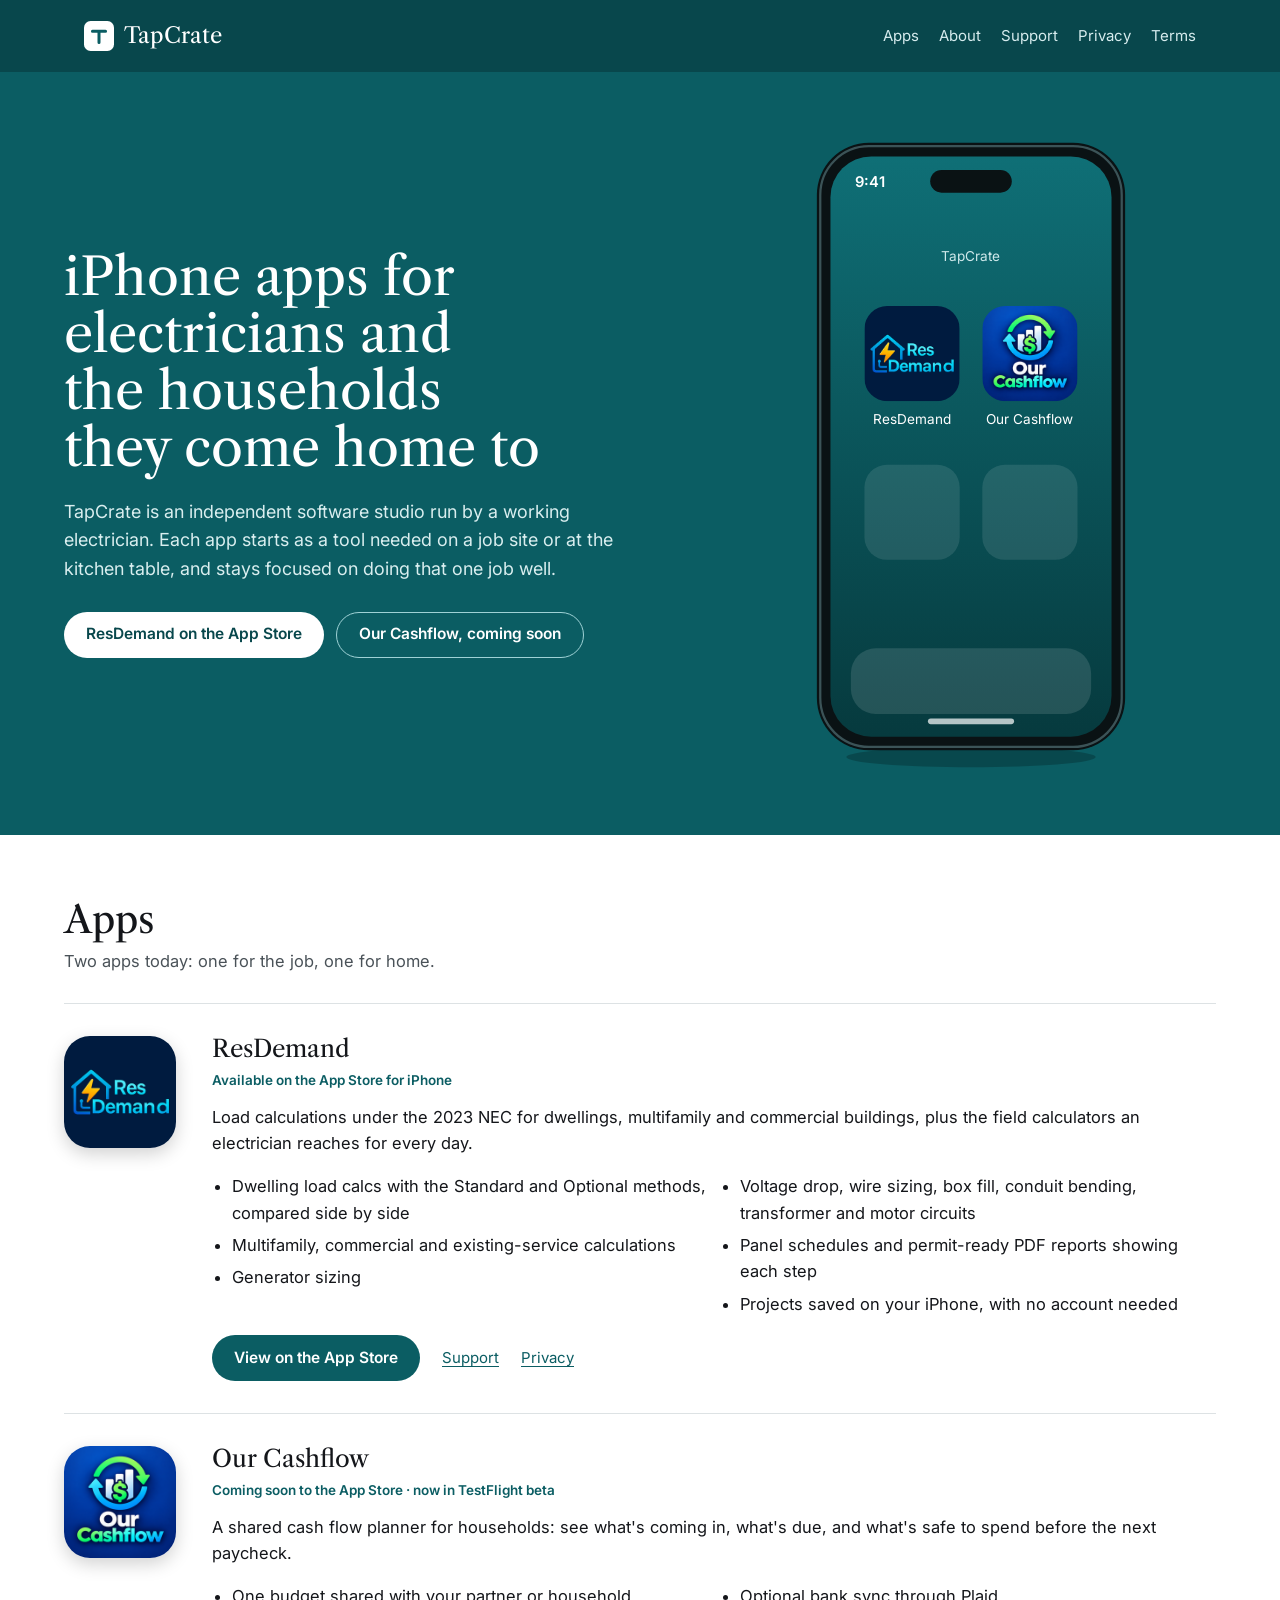
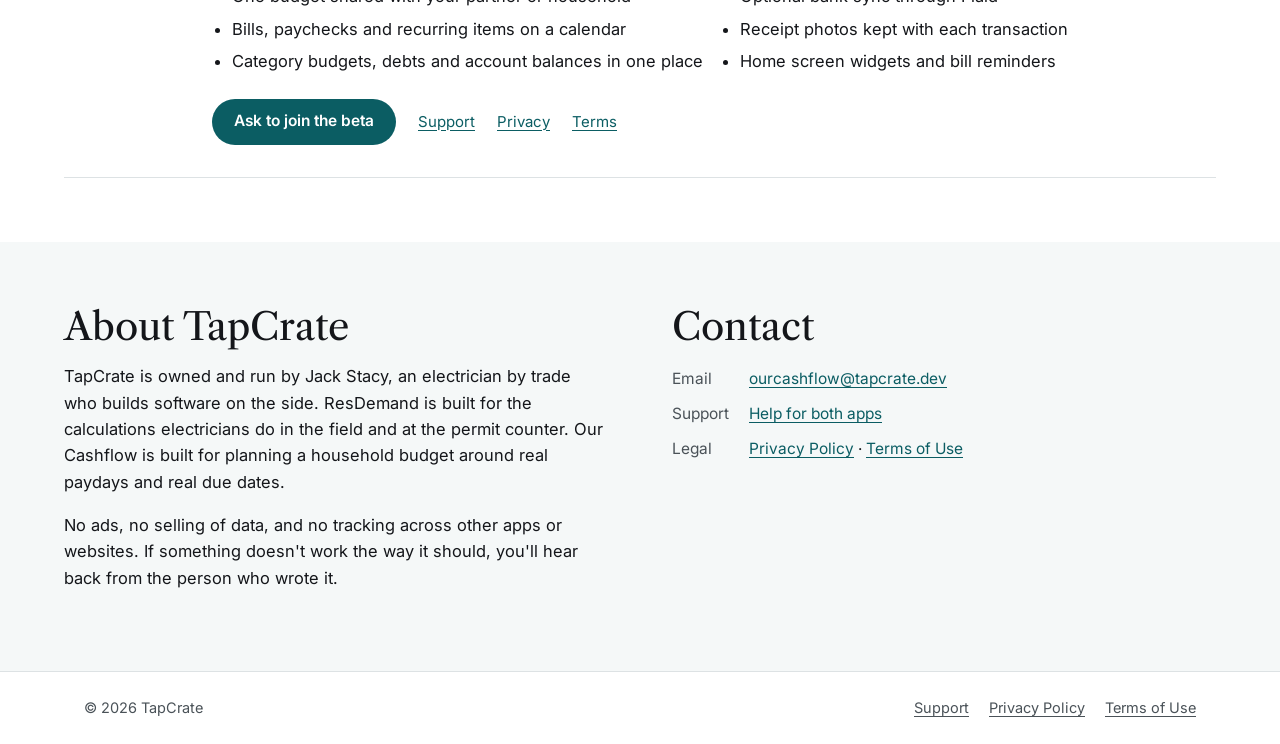
<file: index.html>
<!DOCTYPE html>
<html lang="en">
<head>
<meta charset="utf-8">
<meta name="viewport" content="width=device-width, initial-scale=1">
<title>TapCrate</title>
<meta name="description" content="TapCrate builds practical iPhone apps: ResDemand for NEC electrical load calculations, and Our Cashflow for household budgeting.">
<link rel="icon" href="data:image/svg+xml,%3Csvg xmlns='http://www.w3.org/2000/svg' viewBox='0 0 32 32'%3E%3Crect width='32' height='32' rx='7' fill='%230b5d63'/%3E%3Cpath d='M9 11h14M16 11v12' stroke='white' stroke-width='3.2' stroke-linecap='round'/%3E%3C/svg%3E">
<link rel="preconnect" href="https://fonts.googleapis.com"><link rel="preconnect" href="https://fonts.gstatic.com" crossorigin>
<link href="https://fonts.googleapis.com/css2?family=Inter:wght@400;600&family=Libre+Caslon+Text&display=swap" rel="stylesheet">
<link rel="stylesheet" href="style.css">
</head>
<body>
<header class="top"><div class="wrap">
  <a class="brand" href="index.html"><svg viewBox="0 0 32 32" aria-hidden="true"><rect width="32" height="32" rx="7" fill="#fff"/><path d="M9 11h14M16 11v12" stroke="#0b5d63" stroke-width="3.2" stroke-linecap="round"/></svg>TapCrate</a>
  <nav aria-label="Main"><a href="#apps">Apps</a><a href="#about">About</a><a href="support.html">Support</a><a href="privacy.html">Privacy</a><a href="terms.html">Terms</a></nav>
</div></header>

<main>
<section class="hero band"><div class="wrap">
  <div>
    <h1>iPhone apps for electricians and the households they come home to</h1>
    <p>TapCrate is an independent software studio run by a working electrician. Each app starts as a tool needed on a job site or at the kitchen table, and stays focused on doing that one job well.</p>
    <div class="btns">
      <a class="btn light" href="https://apps.apple.com/app/id6749251675">ResDemand on the App Store</a>
      <a class="btn line" href="#our-cashflow">Our Cashflow, coming soon</a>
    </div>
  </div>
  <svg class="phone" viewBox="0 0 300 560" role="img" aria-label="An iPhone showing the ResDemand and Our Cashflow app icons">
    <defs>
      <linearGradient id="scr" x1="0" y1="0" x2="0" y2="1"><stop offset="0" stop-color="#0f6f76"/><stop offset="1" stop-color="#063a3e"/></linearGradient>
      <clipPath id="i1"><rect x="56" y="150" width="84" height="84" rx="20"/></clipPath>
      <clipPath id="i2"><rect x="160" y="150" width="84" height="84" rx="20"/></clipPath>
    </defs>
    <ellipse cx="150" cy="548" rx="110" ry="9" fill="#000" opacity=".22"/>
    <rect x="14" y="6" width="272" height="536" rx="46" fill="#0a1214"/>
    <rect x="17" y="9" width="266" height="530" rx="43" fill="none" stroke="#3b5357" stroke-width="2"/>
    <rect x="26" y="18" width="248" height="512" rx="36" fill="url(#scr)"/>
    <rect x="114" y="30" width="72" height="20" rx="10" fill="#0a1214"/>
    <text x="48" y="45" fill="#fff" font-family="Inter,sans-serif" font-size="13" font-weight="600">9:41</text>
    <text x="150" y="110" fill="#cfe9eb" font-family="Inter,sans-serif" font-size="12" text-anchor="middle">TapCrate</text>
    <image href="img/resdemand.png" x="56" y="150" width="84" height="84" clip-path="url(#i1)"/>
    <image href="img/our-cashflow.png" x="160" y="150" width="84" height="84" clip-path="url(#i2)"/>
    <text x="98" y="254" fill="#fff" font-family="Inter,sans-serif" font-size="12" text-anchor="middle">ResDemand</text>
    <text x="202" y="254" fill="#fff" font-family="Inter,sans-serif" font-size="12" text-anchor="middle">Our Cashflow</text>
    <g fill="#ffffff" opacity=".1">
      <rect x="56" y="290" width="84" height="84" rx="20"/><rect x="160" y="290" width="84" height="84" rx="20"/>
    </g>
    <rect x="44" y="452" width="212" height="58" rx="22" fill="#ffffff" opacity=".12"/>
    <rect x="112" y="514" width="76" height="5" rx="2.5" fill="#fff" opacity=".7"/>
  </svg>
</div></section>

<section class="apps band" id="apps"><div class="wrap">
  <h2>Apps</h2>
  <p class="lede">Two apps today: one for the job, one for home.</p>

  <article class="app" id="resdemand">
    <img src="img/resdemand.png" alt="ResDemand app icon">
    <div>
      <h3>ResDemand</h3>
      <span class="status">Available on the App Store for iPhone</span>
      <p>Load calculations under the 2023 NEC for dwellings, multifamily and commercial buildings, plus the field calculators an electrician reaches for every day.</p>
      <ul>
        <li>Dwelling load calcs with the Standard and Optional methods, compared side by side</li>
        <li>Multifamily, commercial and existing-service calculations</li>
        <li>Generator sizing</li>
        <li>Voltage drop, wire sizing, box fill, conduit bending, transformer and motor circuits</li>
        <li>Panel schedules and permit-ready PDF reports showing each step</li>
        <li>Projects saved on your iPhone, with no account needed</li>
      </ul>
      <div class="links"><a class="btn solid" href="https://apps.apple.com/app/id6749251675">View on the App Store</a><a href="support.html#resdemand">Support</a><a href="privacy.html#resdemand">Privacy</a></div>
    </div>
  </article>

  <article class="app" id="our-cashflow">
    <img src="img/our-cashflow.png" alt="Our Cashflow app icon">
    <div>
      <h3>Our Cashflow</h3>
      <span class="status">Coming soon to the App Store · now in TestFlight beta</span>
      <p>A shared cash flow planner for households: see what's coming in, what's due, and what's safe to spend before the next paycheck.</p>
      <ul>
        <li>One budget shared with your partner or household</li>
        <li>Bills, paychecks and recurring items on a calendar</li>
        <li>Category budgets, debts and account balances in one place</li>
        <li>Optional bank sync through Plaid</li>
        <li>Receipt photos kept with each transaction</li>
        <li>Home screen widgets and bill reminders</li>
      </ul>
      <div class="links"><a class="btn solid" href="mailto:ourcashflow@tapcrate.dev?subject=Our%20Cashflow%20beta">Ask to join the beta</a><a href="https://ourcashflow.app/support/">Support</a><a href="https://ourcashflow.app/privacy/">Privacy</a><a href="https://ourcashflow.app/terms/">Terms</a></div>
    </div>
  </article>
</div></section>

<section class="about band" id="about"><div class="wrap split">
  <div>
    <h2>About TapCrate</h2>
    <p style="margin-top:16px">TapCrate is owned and run by Jack Stacy, an electrician by trade who builds software on the side. ResDemand is built for the calculations electricians do in the field and at the permit counter. Our Cashflow is built for planning a household budget around real paydays and real due dates.</p>
    <p>No ads, no selling of data, and no tracking across other apps or websites. If something doesn't work the way it should, you'll hear back from the person who wrote it.</p>
  </div>
  <div id="contact">
    <h2>Contact</h2>
    <dl class="facts" style="margin-top:20px">
      <dt>Email</dt><dd><a href="mailto:ourcashflow@tapcrate.dev">ourcashflow@tapcrate.dev</a></dd>
      <dt>Support</dt><dd><a href="support.html">Help for both apps</a></dd>
      <dt>Legal</dt><dd><a href="privacy.html">Privacy Policy</a> · <a href="terms.html">Terms of Use</a></dd>
    </dl>
  </div>
</div></section>
</main>

<footer><div class="wrap">
  <span>© 2026 TapCrate</span>
  <nav aria-label="Footer"><a href="support.html">Support</a><a href="privacy.html">Privacy Policy</a><a href="terms.html">Terms of Use</a></nav>
</div></footer>
</body>
</html>
</file>
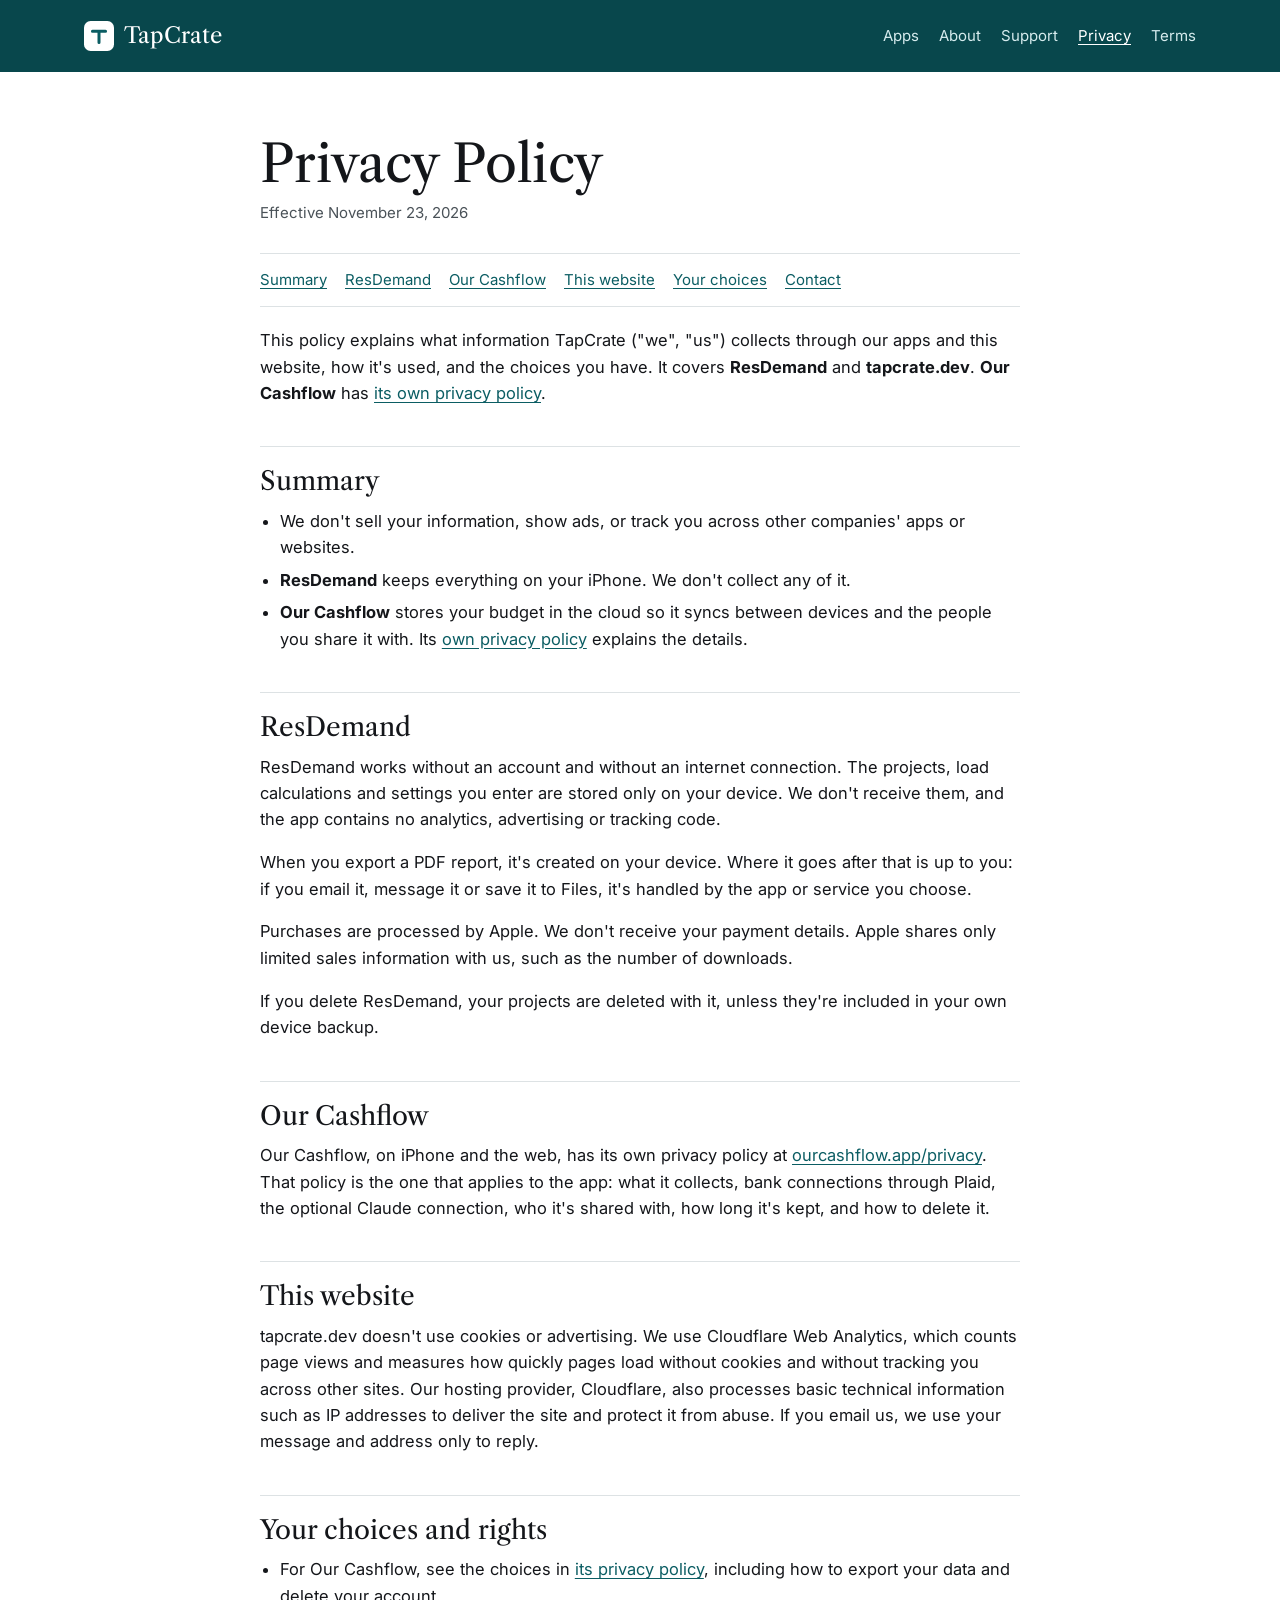
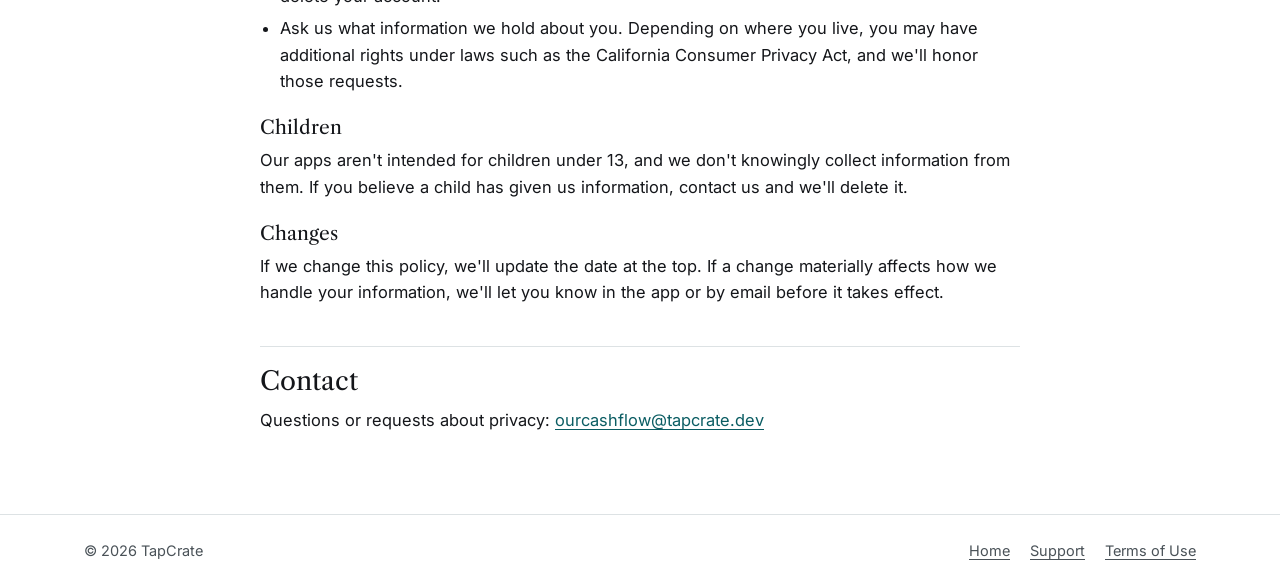
<file: privacy.html>
<!DOCTYPE html>
<html lang="en">
<head>
<meta charset="utf-8">
<meta name="viewport" content="width=device-width, initial-scale=1">
<title>Privacy Policy · TapCrate</title>
<link rel="icon" href="data:image/svg+xml,%3Csvg xmlns='http://www.w3.org/2000/svg' viewBox='0 0 32 32'%3E%3Crect width='32' height='32' rx='7' fill='%230b5d63'/%3E%3Cpath d='M9 11h14M16 11v12' stroke='white' stroke-width='3.2' stroke-linecap='round'/%3E%3C/svg%3E">
<link rel="preconnect" href="https://fonts.googleapis.com"><link rel="preconnect" href="https://fonts.gstatic.com" crossorigin>
<link href="https://fonts.googleapis.com/css2?family=Inter:wght@400;600&family=Libre+Caslon+Text&display=swap" rel="stylesheet">
<link rel="stylesheet" href="style.css">
</head>
<body>
<header class="top"><div class="wrap">
  <a class="brand" href="index.html"><svg viewBox="0 0 32 32" aria-hidden="true"><rect width="32" height="32" rx="7" fill="#fff"/><path d="M9 11h14M16 11v12" stroke="#0b5d63" stroke-width="3.2" stroke-linecap="round"/></svg>TapCrate</a>
  <nav aria-label="Main"><a href="index.html#apps">Apps</a><a href="index.html#about">About</a><a href="support.html">Support</a><a href="privacy.html" aria-current="page">Privacy</a><a href="terms.html">Terms</a></nav>
</div></header>

<main class="band"><article class="doc">
  <h1>Privacy Policy</h1>
  <p class="meta">Effective November 23, 2026</p>
  <nav class="toc" aria-label="On this page"><a href="#summary">Summary</a><a href="#resdemand">ResDemand</a><a href="#our-cashflow">Our Cashflow</a><a href="#website">This website</a><a href="#rights">Your choices</a><a href="#contact">Contact</a></nav>

  <p style="margin-top:20px">This policy explains what information TapCrate ("we", "us") collects through our apps and this website, how it's used, and the choices you have. It covers <strong>ResDemand</strong> and <strong>tapcrate.dev</strong>. <strong>Our Cashflow</strong> has <a href="https://ourcashflow.app/privacy/">its own privacy policy</a>.</p>

  <h2 id="summary">Summary</h2>
  <ul>
    <li>We don't sell your information, show ads, or track you across other companies' apps or websites.</li>
    <li><strong>ResDemand</strong> keeps everything on your iPhone. We don't collect any of it.</li>
    <li><strong>Our Cashflow</strong> stores your budget in the cloud so it syncs between devices and the people you share it with. Its <a href="https://ourcashflow.app/privacy/">own privacy policy</a> explains the details.</li>
  </ul>

  <h2 id="resdemand">ResDemand</h2>
  <p>ResDemand works without an account and without an internet connection. The projects, load calculations and settings you enter are stored only on your device. We don't receive them, and the app contains no analytics, advertising or tracking code.</p>
  <p>When you export a PDF report, it's created on your device. Where it goes after that is up to you: if you email it, message it or save it to Files, it's handled by the app or service you choose.</p>
  <p>Purchases are processed by Apple. We don't receive your payment details. Apple shares only limited sales information with us, such as the number of downloads.</p>
  <p>If you delete ResDemand, your projects are deleted with it, unless they're included in your own device backup.</p>

  <h2 id="our-cashflow">Our Cashflow</h2>
  <p>Our Cashflow, on iPhone and the web, has its own privacy policy at <a href="https://ourcashflow.app/privacy/">ourcashflow.app/privacy</a>. That policy is the one that applies to the app: what it collects, bank connections through Plaid, the optional Claude connection, who it's shared with, how long it's kept, and how to delete it.</p>

  <h2 id="website">This website</h2>
  <p>tapcrate.dev doesn't use cookies or advertising. We use Cloudflare Web Analytics, which counts page views and measures how quickly pages load without cookies and without tracking you across other sites. Our hosting provider, Cloudflare, also processes basic technical information such as IP addresses to deliver the site and protect it from abuse. If you email us, we use your message and address only to reply.</p>

  <h2 id="rights">Your choices and rights</h2>
  <ul>
    <li>For Our Cashflow, see the choices in <a href="https://ourcashflow.app/privacy/">its privacy policy</a>, including how to export your data and delete your account.</li>
    <li>Ask us what information we hold about you. Depending on where you live, you may have additional rights under laws such as the California Consumer Privacy Act, and we'll honor those requests.</li>
  </ul>

  <h3>Children</h3>
  <p>Our apps aren't intended for children under 13, and we don't knowingly collect information from them. If you believe a child has given us information, contact us and we'll delete it.</p>

  <h3>Changes</h3>
  <p>If we change this policy, we'll update the date at the top. If a change materially affects how we handle your information, we'll let you know in the app or by email before it takes effect.</p>

  <h2 id="contact">Contact</h2>
  <p>Questions or requests about privacy: <a href="mailto:ourcashflow@tapcrate.dev">ourcashflow@tapcrate.dev</a></p>
</article></main>

<footer><div class="wrap">
  <span>© 2026 TapCrate</span>
  <nav aria-label="Footer"><a href="index.html">Home</a><a href="support.html">Support</a><a href="terms.html">Terms of Use</a></nav>
</div></footer>
</body>
</html>
</file>
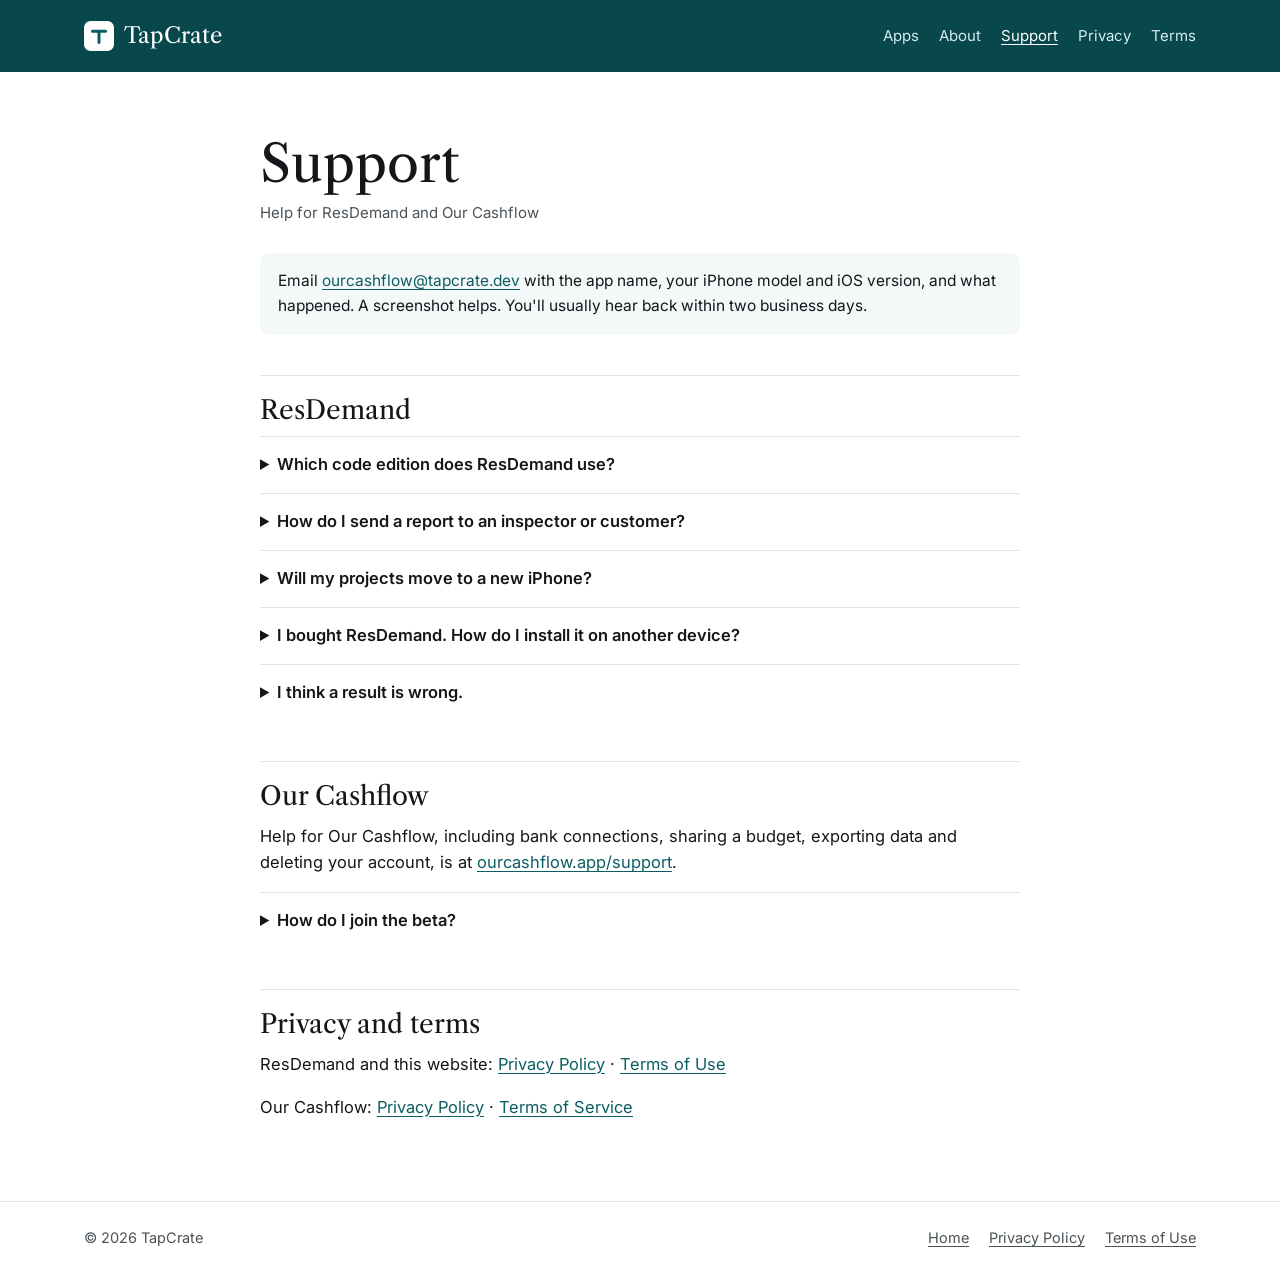
<file: support.html>
<!DOCTYPE html>
<html lang="en">
<head>
<meta charset="utf-8">
<meta name="viewport" content="width=device-width, initial-scale=1">
<title>Support · TapCrate</title>
<link rel="icon" href="data:image/svg+xml,%3Csvg xmlns='http://www.w3.org/2000/svg' viewBox='0 0 32 32'%3E%3Crect width='32' height='32' rx='7' fill='%230b5d63'/%3E%3Cpath d='M9 11h14M16 11v12' stroke='white' stroke-width='3.2' stroke-linecap='round'/%3E%3C/svg%3E">
<link rel="preconnect" href="https://fonts.googleapis.com"><link rel="preconnect" href="https://fonts.gstatic.com" crossorigin>
<link href="https://fonts.googleapis.com/css2?family=Inter:wght@400;600&family=Libre+Caslon+Text&display=swap" rel="stylesheet">
<link rel="stylesheet" href="style.css">
</head>
<body>
<header class="top"><div class="wrap">
  <a class="brand" href="index.html"><svg viewBox="0 0 32 32" aria-hidden="true"><rect width="32" height="32" rx="7" fill="#fff"/><path d="M9 11h14M16 11v12" stroke="#0b5d63" stroke-width="3.2" stroke-linecap="round"/></svg>TapCrate</a>
  <nav aria-label="Main"><a href="index.html#apps">Apps</a><a href="index.html#about">About</a><a href="support.html" aria-current="page">Support</a><a href="privacy.html">Privacy</a><a href="terms.html">Terms</a></nav>
</div></header>

<main class="band"><article class="doc">
  <h1>Support</h1>
  <p class="meta">Help for ResDemand and Our Cashflow</p>
  <div class="note">Email <a href="mailto:ourcashflow@tapcrate.dev">ourcashflow@tapcrate.dev</a> with the app name, your iPhone model and iOS version, and what happened. A screenshot helps. You'll usually hear back within two business days.</div>

  <h2 id="resdemand">ResDemand</h2>
  <details><summary>Which code edition does ResDemand use?</summary><p>Calculations follow the 2023 National Electrical Code, and each report shows the edition it was calculated with. Always check whether your jurisdiction has adopted that edition or made local amendments.</p></details>
  <details><summary>How do I send a report to an inspector or customer?</summary><p>Open a project's result and choose Share PDF. You can email it, message it, print it or save it to Files.</p></details>
  <details><summary>Will my projects move to a new iPhone?</summary><p>Projects are stored on your iPhone, not in an online account. They move with an iCloud or computer backup when you restore it to a new phone. If you delete the app, its projects are deleted too.</p></details>
  <details><summary>I bought ResDemand. How do I install it on another device?</summary><p>Sign in with the same Apple Account, open the App Store, tap your profile picture, then Purchased, and download ResDemand again at no charge.</p></details>
  <details><summary>I think a result is wrong.</summary><p>Email us the project's PDF report and the section of the code you're comparing against. Every report shows each step of the calculation, which makes it quick to track down.</p></details>

  <h2 id="our-cashflow">Our Cashflow</h2>
  <p>Help for Our Cashflow, including bank connections, sharing a budget, exporting data and deleting your account, is at <a href="https://ourcashflow.app/support/">ourcashflow.app/support</a>.</p>
  <details><summary>How do I join the beta?</summary><p>Our Cashflow is in TestFlight while we finish it for the App Store. Email us to ask for an invite, and install Apple's TestFlight app on your iPhone. You can also use it on the web at <a href="https://ourcashflow.app">ourcashflow.app</a>.</p></details>

  <h2>Privacy and terms</h2>
  <p>ResDemand and this website: <a href="privacy.html">Privacy Policy</a> · <a href="terms.html">Terms of Use</a></p>
  <p>Our Cashflow: <a href="https://ourcashflow.app/privacy/">Privacy Policy</a> · <a href="https://ourcashflow.app/terms/">Terms of Service</a></p>
</article></main>

<footer><div class="wrap">
  <span>© 2026 TapCrate</span>
  <nav aria-label="Footer"><a href="index.html">Home</a><a href="privacy.html">Privacy Policy</a><a href="terms.html">Terms of Use</a></nav>
</div></footer>
</body>
</html>
</file>
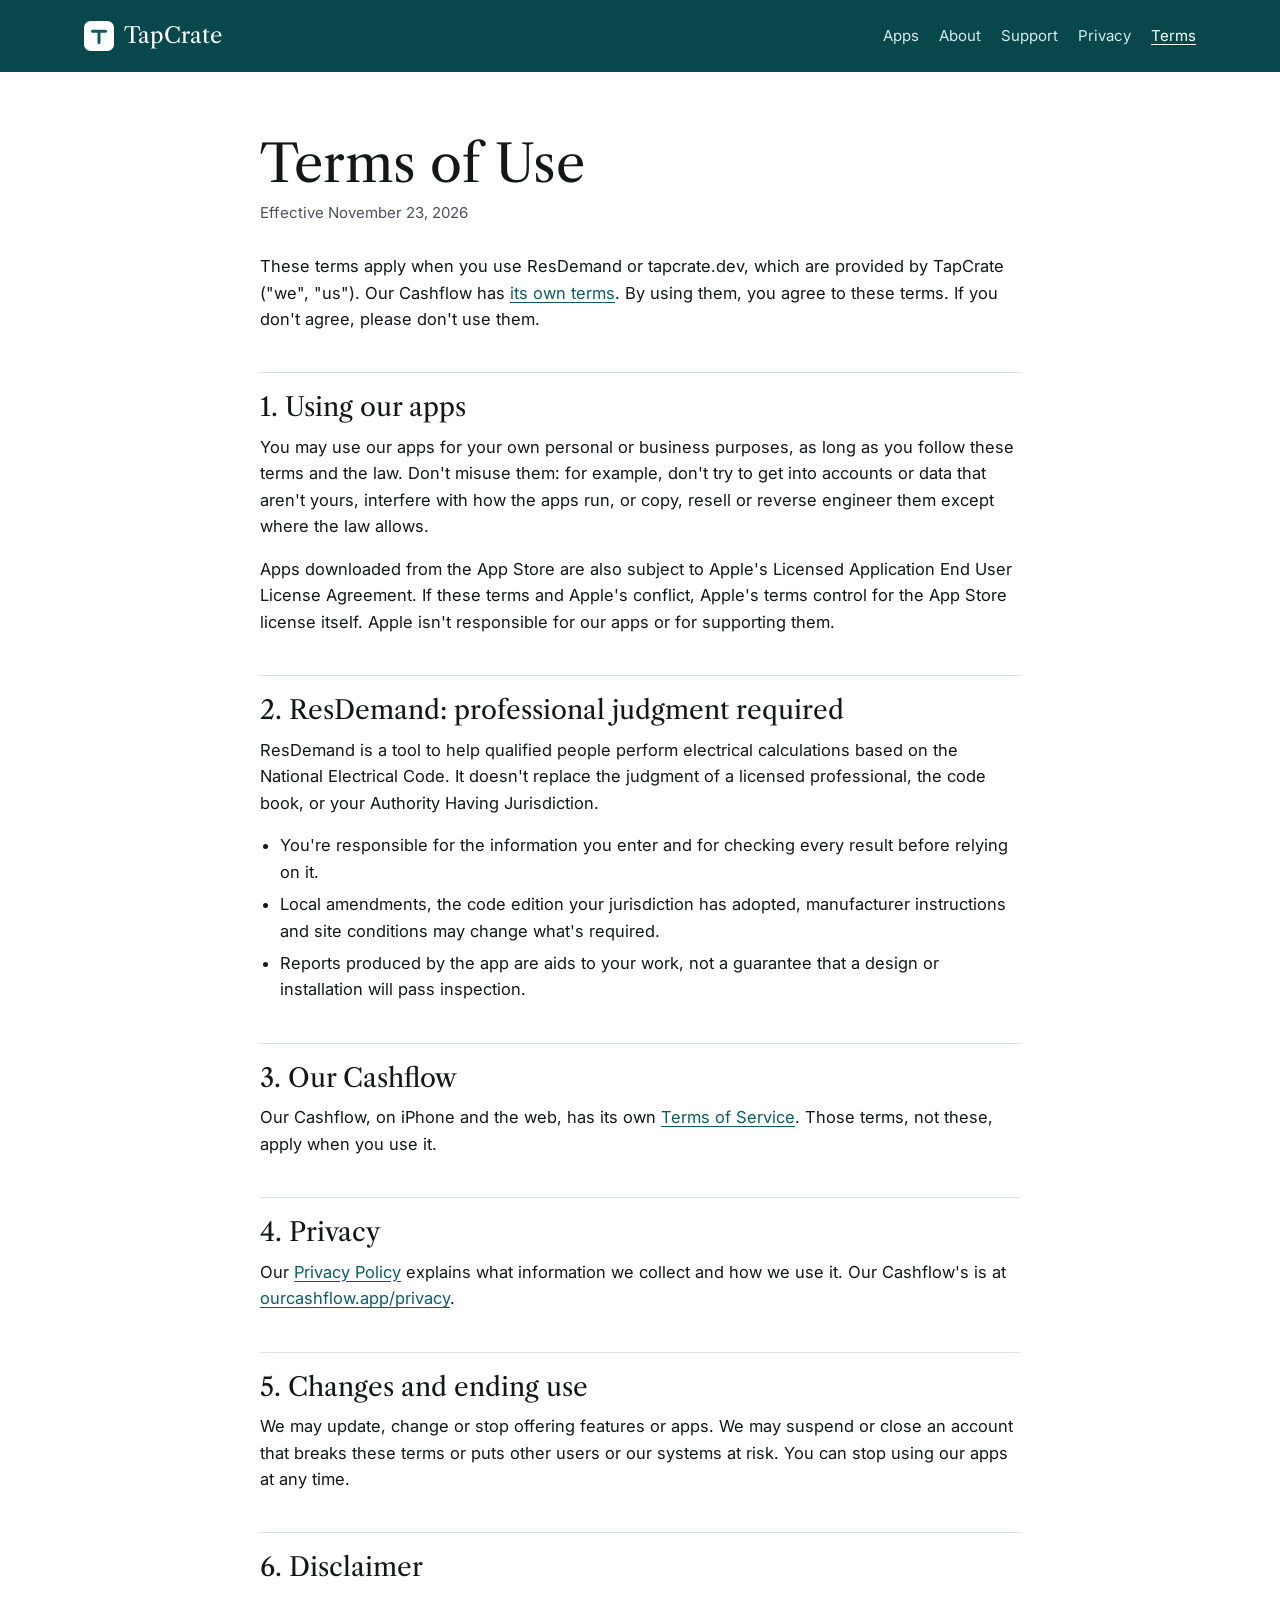
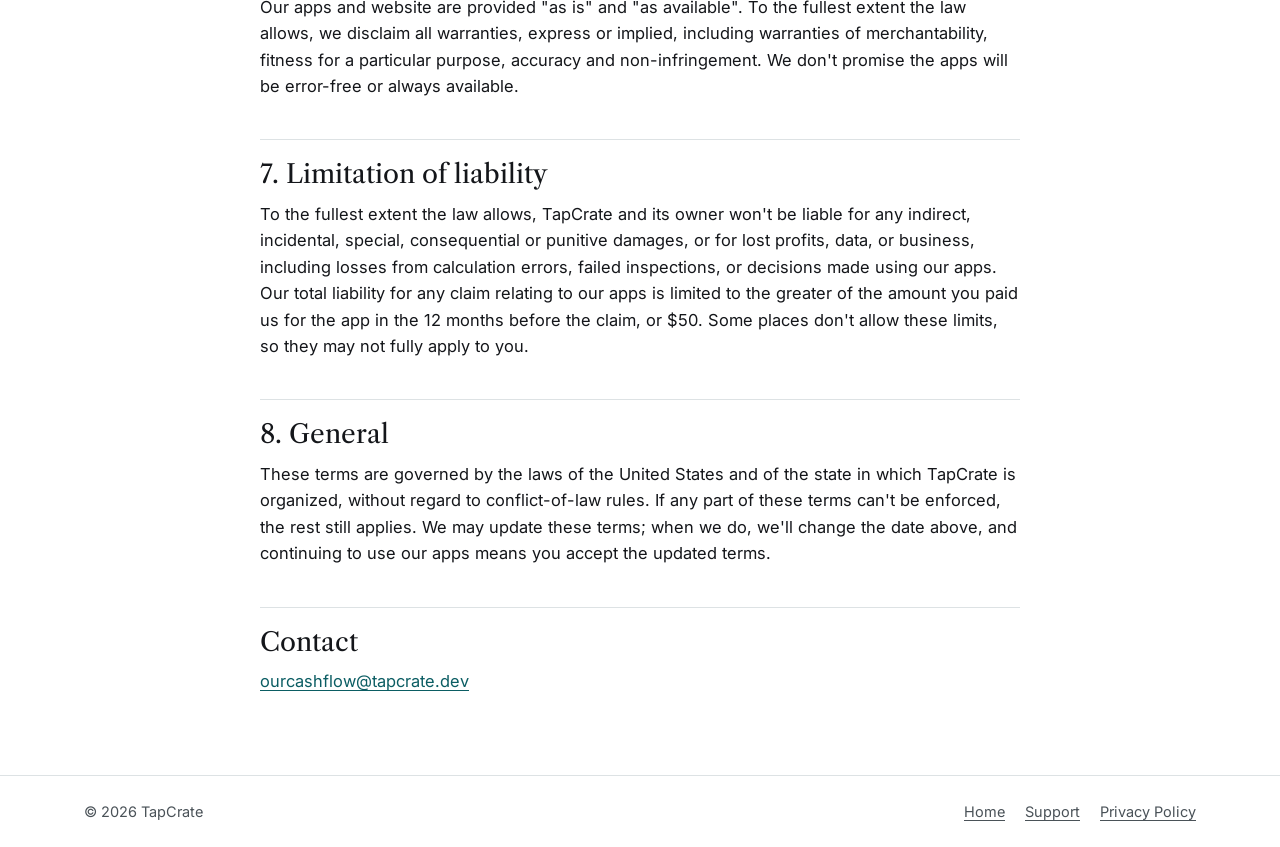
<file: terms.html>
<!DOCTYPE html>
<html lang="en">
<head>
<meta charset="utf-8">
<meta name="viewport" content="width=device-width, initial-scale=1">
<title>Terms of Use · TapCrate</title>
<link rel="icon" href="data:image/svg+xml,%3Csvg xmlns='http://www.w3.org/2000/svg' viewBox='0 0 32 32'%3E%3Crect width='32' height='32' rx='7' fill='%230b5d63'/%3E%3Cpath d='M9 11h14M16 11v12' stroke='white' stroke-width='3.2' stroke-linecap='round'/%3E%3C/svg%3E">
<link rel="preconnect" href="https://fonts.googleapis.com"><link rel="preconnect" href="https://fonts.gstatic.com" crossorigin>
<link href="https://fonts.googleapis.com/css2?family=Inter:wght@400;600&family=Libre+Caslon+Text&display=swap" rel="stylesheet">
<link rel="stylesheet" href="style.css">
</head>
<body>
<header class="top"><div class="wrap">
  <a class="brand" href="index.html"><svg viewBox="0 0 32 32" aria-hidden="true"><rect width="32" height="32" rx="7" fill="#fff"/><path d="M9 11h14M16 11v12" stroke="#0b5d63" stroke-width="3.2" stroke-linecap="round"/></svg>TapCrate</a>
  <nav aria-label="Main"><a href="index.html#apps">Apps</a><a href="index.html#about">About</a><a href="support.html">Support</a><a href="privacy.html">Privacy</a><a href="terms.html" aria-current="page">Terms</a></nav>
</div></header>

<main class="band"><article class="doc">
  <h1>Terms of Use</h1>
  <p class="meta">Effective November 23, 2026</p>

  <p>These terms apply when you use ResDemand or tapcrate.dev, which are provided by TapCrate ("we", "us"). Our Cashflow has <a href="https://ourcashflow.app/terms/">its own terms</a>. By using them, you agree to these terms. If you don't agree, please don't use them.</p>

  <h2>1. Using our apps</h2>
  <p>You may use our apps for your own personal or business purposes, as long as you follow these terms and the law. Don't misuse them: for example, don't try to get into accounts or data that aren't yours, interfere with how the apps run, or copy, resell or reverse engineer them except where the law allows.</p>
  <p>Apps downloaded from the App Store are also subject to Apple's Licensed Application End User License Agreement. If these terms and Apple's conflict, Apple's terms control for the App Store license itself. Apple isn't responsible for our apps or for supporting them.</p>

  <h2>2. ResDemand: professional judgment required</h2>
  <p>ResDemand is a tool to help qualified people perform electrical calculations based on the National Electrical Code. It doesn't replace the judgment of a licensed professional, the code book, or your Authority Having Jurisdiction.</p>
  <ul>
    <li>You're responsible for the information you enter and for checking every result before relying on it.</li>
    <li>Local amendments, the code edition your jurisdiction has adopted, manufacturer instructions and site conditions may change what's required.</li>
    <li>Reports produced by the app are aids to your work, not a guarantee that a design or installation will pass inspection.</li>
  </ul>

  <h2>3. Our Cashflow</h2>
  <p>Our Cashflow, on iPhone and the web, has its own <a href="https://ourcashflow.app/terms/">Terms of Service</a>. Those terms, not these, apply when you use it.</p>

  <h2>4. Privacy</h2>
  <p>Our <a href="privacy.html">Privacy Policy</a> explains what information we collect and how we use it. Our Cashflow's is at <a href="https://ourcashflow.app/privacy/">ourcashflow.app/privacy</a>.</p>

  <h2>5. Changes and ending use</h2>
  <p>We may update, change or stop offering features or apps. We may suspend or close an account that breaks these terms or puts other users or our systems at risk. You can stop using our apps at any time.</p>

  <h2>6. Disclaimer</h2>
  <p>Our apps and website are provided "as is" and "as available". To the fullest extent the law allows, we disclaim all warranties, express or implied, including warranties of merchantability, fitness for a particular purpose, accuracy and non-infringement. We don't promise the apps will be error-free or always available.</p>

  <h2>7. Limitation of liability</h2>
  <p>To the fullest extent the law allows, TapCrate and its owner won't be liable for any indirect, incidental, special, consequential or punitive damages, or for lost profits, data, or business, including losses from calculation errors, failed inspections, or decisions made using our apps. Our total liability for any claim relating to our apps is limited to the greater of the amount you paid us for the app in the 12 months before the claim, or $50. Some places don't allow these limits, so they may not fully apply to you.</p>

  <h2>8. General</h2>
  <p>These terms are governed by the laws of the United States and of the state in which TapCrate is organized, without regard to conflict-of-law rules. If any part of these terms can't be enforced, the rest still applies. We may update these terms; when we do, we'll change the date above, and continuing to use our apps means you accept the updated terms.</p>

  <h2>Contact</h2>
  <p><a href="mailto:ourcashflow@tapcrate.dev">ourcashflow@tapcrate.dev</a></p>
</article></main>

<footer><div class="wrap">
  <span>© 2026 TapCrate</span>
  <nav aria-label="Footer"><a href="index.html">Home</a><a href="support.html">Support</a><a href="privacy.html">Privacy Policy</a></nav>
</div></footer>
</body>
</html>
</file>
<file: style.css>
/*
VOICE: a small, trustworthy software studio. Calm, factual, like a well-made spec sheet.
IDEA: a printed product catalog page from a trade supplier: nameplate up top, ruled entries, fine print at the back.
PICTURE: an iPhone drawn in SVG holding the two real app icons, on a deep teal field.
COLOUR and TYPE: white ground, ink #14161a, deep teal #0b5d63, rule grey. Libre Caslon Text for titles, Inter for text.
LAYOUT: full-width teal nameplate band with title and phone; ruled app entries; about and contact; legal pages as a calm single column.
*/
:root{color-scheme:light dark;
  --bg:light-dark(#ffffff,#0d1416);--ink:light-dark(#14161a,#e7eeef);--soft:light-dark(#4a5258,#a9b6b9);
  --rule:light-dark(#dde2e4,#22302f);--teal:light-dark(#0b5d63,#5fb9bf);--field:#0b5d63;--field-deep:#08474c;
  --card:light-dark(#f5f8f8,#121d1f)}
:root[data-theme=light]{color-scheme:light}:root[data-theme=dark]{color-scheme:dark}
*{box-sizing:border-box;min-width:0}
html{scroll-padding-top:72px}
body{margin:0;background:var(--bg);color:var(--ink);font:16.5px/1.6 Inter,system-ui,-apple-system,"Segoe UI",sans-serif;overflow-x:clip}
a{color:var(--teal);text-underline-offset:3px}
a:focus-visible,button:focus-visible{outline:3px solid #7fd3d8;outline-offset:3px;border-radius:4px}
h1,h2,h3{font-family:"Libre Caslon Text",Georgia,serif;font-weight:400;line-height:1.1;text-wrap:balance;margin:0}
h1{font-size:clamp(34px,5vw,52px)}h2{font-size:clamp(28px,3.4vw,38px)}h3{font-size:24px}
p{margin:0 0 1em}
.wrap{max-width:1240px;margin:0 auto}
.band{padding:clamp(36px,5vw,72px) max(5vw,16px)}

/* header */
.top{background:var(--field-deep);color:#fff}
.top .wrap{display:flex;flex-wrap:wrap;align-items:center;justify-content:space-between;gap:8px 24px;padding:14px max(5vw,16px)}
.brand{display:flex;align-items:center;gap:10px;color:#fff;text-decoration:none;font-family:"Libre Caslon Text",Georgia,serif;font-size:22px}
.brand svg{width:30px;height:30px}
.top nav{display:flex;flex-wrap:wrap;gap:4px 20px}
.top nav a{color:#d6ecee;text-decoration:none;padding:10px 0;font-size:15px}
.top nav a:hover,.top nav a[aria-current]{color:#fff;text-decoration:underline}

/* hero */
.hero{background:var(--field);color:#fff}
.hero .wrap{display:grid;grid-template-columns:minmax(0,1.1fr) minmax(0,.9fr);gap:clamp(24px,5vw,72px);align-items:center}
.hero p{color:#d9eeef;font-size:18px;max-width:34em}
.hero h1{margin-bottom:20px}
.btns{display:flex;flex-wrap:wrap;gap:12px;margin-top:28px}
.btn{display:inline-flex;align-items:center;min-height:46px;padding:0 22px;border-radius:999px;font-weight:600;text-decoration:none;font-size:15.5px}
.btn.light{background:#fff;color:var(--field-deep)}
.btn.line{border:1.5px solid #9fd2d6;color:#fff}
.btn.solid{background:var(--teal);color:light-dark(#fff,#0d1416)}
.phone{width:100%;max-width:340px;height:auto;justify-self:center;display:block}
@media(prefers-reduced-motion:no-preference){.phone{animation:rise .9s ease-out both}@keyframes rise{from{opacity:0;transform:translateY(18px)}}}

/* apps */
.apps h2{margin-bottom:8px}
.lede{color:var(--soft);max-width:40em;margin-bottom:28px}
.app{display:grid;grid-template-columns:112px minmax(0,1fr);gap:clamp(18px,3vw,36px);padding:32px 0;border-top:1px solid var(--rule)}
.app:last-child{border-bottom:1px solid var(--rule)}
.app img{width:112px;height:112px;border-radius:26px;box-shadow:0 6px 18px rgb(0 0 0/.18)}
.app h3{margin-bottom:4px}
.status{display:inline-block;font-size:13.5px;font-weight:600;color:var(--teal);margin-bottom:12px}
.app ul{margin:0 0 18px;padding-left:1.2em;columns:2 260px;column-gap:32px}
.app li{margin-bottom:6px;break-inside:avoid}
.links{display:flex;flex-wrap:wrap;gap:10px 22px;align-items:center;font-size:15px}

/* about + contact */
.split{display:grid;grid-template-columns:minmax(0,1fr) minmax(0,1fr);gap:clamp(24px,5vw,72px)}
.about{background:var(--card)}
.facts{margin:0;display:grid;grid-template-columns:auto minmax(0,1fr);gap:10px 20px;font-size:15.5px}
.facts dt{color:var(--soft)}.facts dd{margin:0}

/* legal pages */
.doc{max-width:760px;margin:0 auto}
.doc h1{margin-bottom:8px}
.doc .meta{color:var(--soft);font-size:15px;margin-bottom:28px}
.doc h2{font-size:26px;margin:40px 0 12px;padding-top:20px;border-top:1px solid var(--rule)}
.doc h3{font-size:19px;margin:24px 0 8px}
.doc ul{padding-left:1.2em;margin:0 0 1em}.doc li{margin-bottom:6px}
.toc{display:flex;flex-wrap:wrap;gap:6px 18px;font-size:15px;padding:14px 0;border-block:1px solid var(--rule);margin-bottom:8px}
.note{background:var(--card);border-radius:10px;padding:16px 18px;font-size:15.5px}
details{border-top:1px solid var(--rule);padding:14px 0}
summary{cursor:pointer;font-weight:600;min-height:28px}
details p{margin:10px 0 0}

/* footer */
footer{border-top:1px solid var(--rule);font-size:14.5px;color:var(--soft)}
footer .wrap{display:flex;flex-wrap:wrap;justify-content:space-between;gap:10px 24px;padding:24px max(5vw,16px)}
footer nav{display:flex;flex-wrap:wrap;gap:6px 20px}
footer a{color:var(--soft)}

@media(max-width:760px){
  .hero .wrap,.split{grid-template-columns:minmax(0,1fr)}
  .phone{max-width:240px}
  .app{grid-template-columns:72px minmax(0,1fr)}
  .app img{width:72px;height:72px;border-radius:17px}
}
</file>
